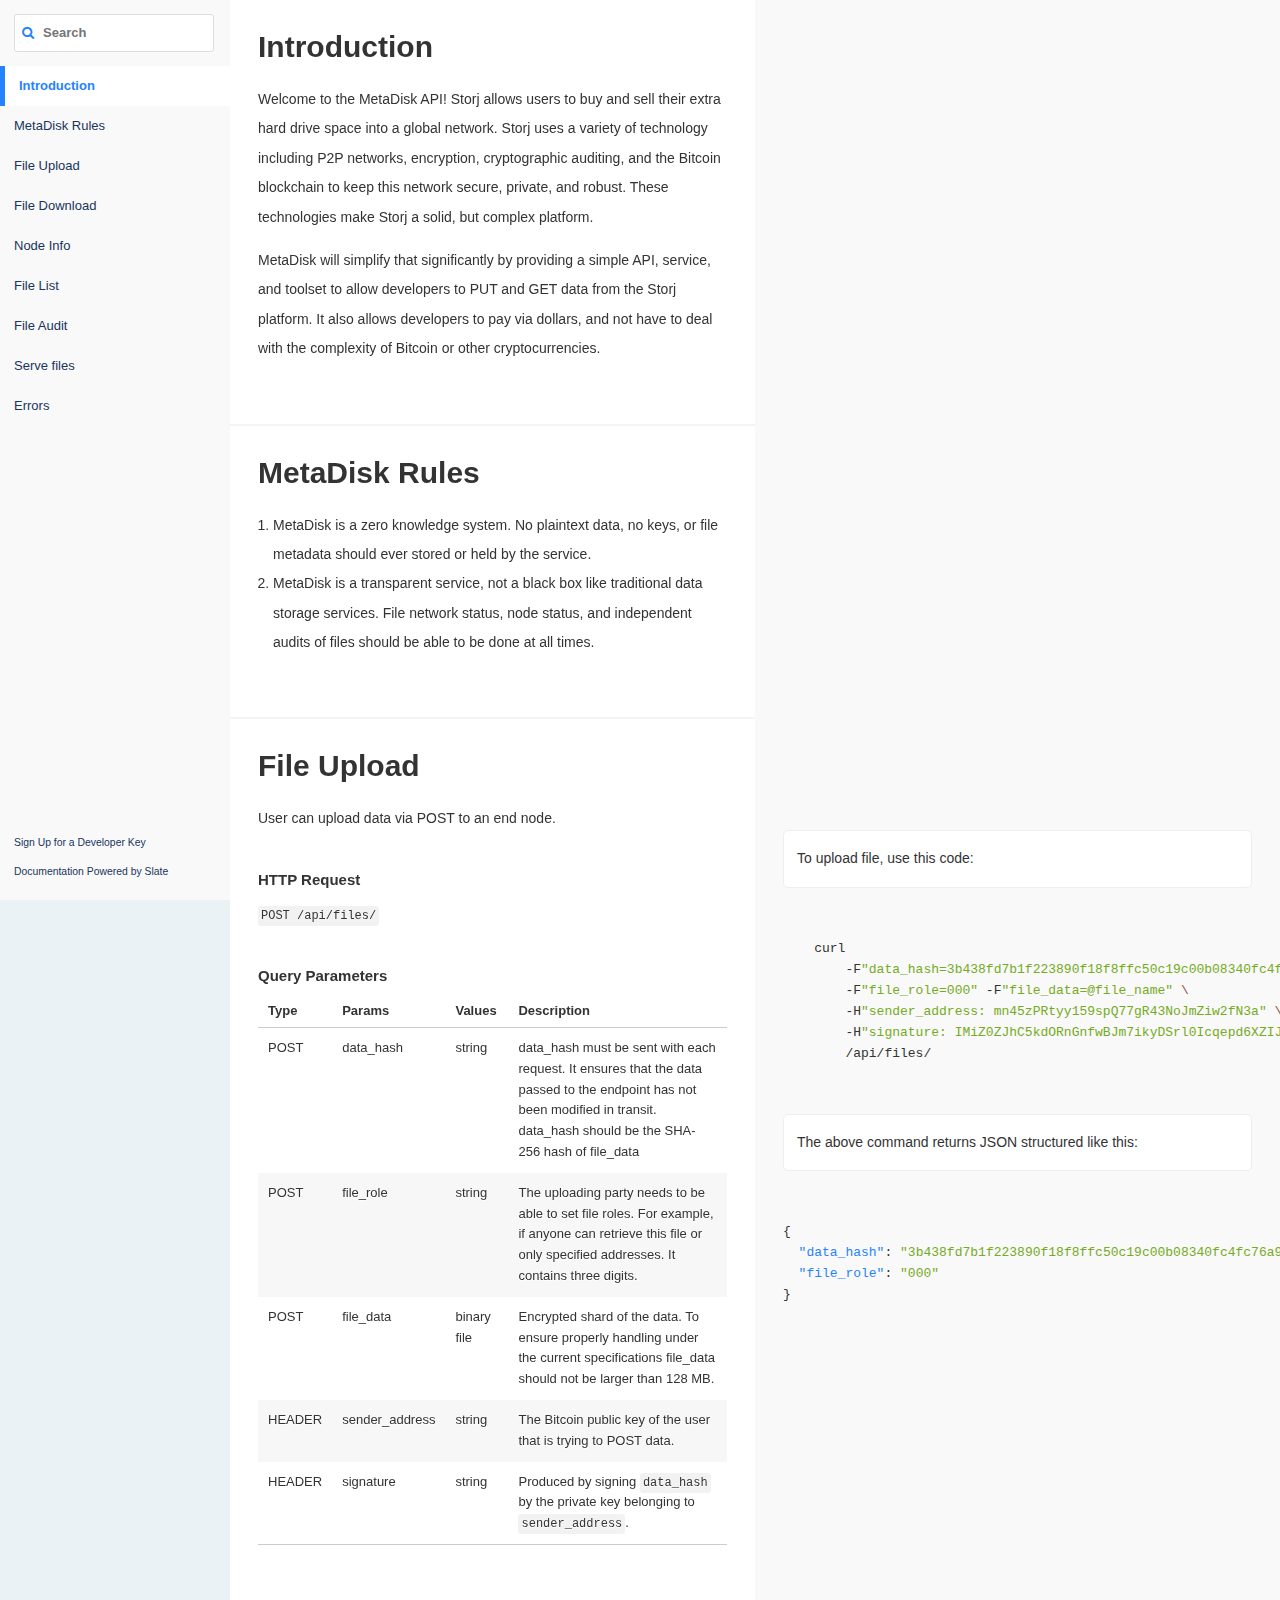
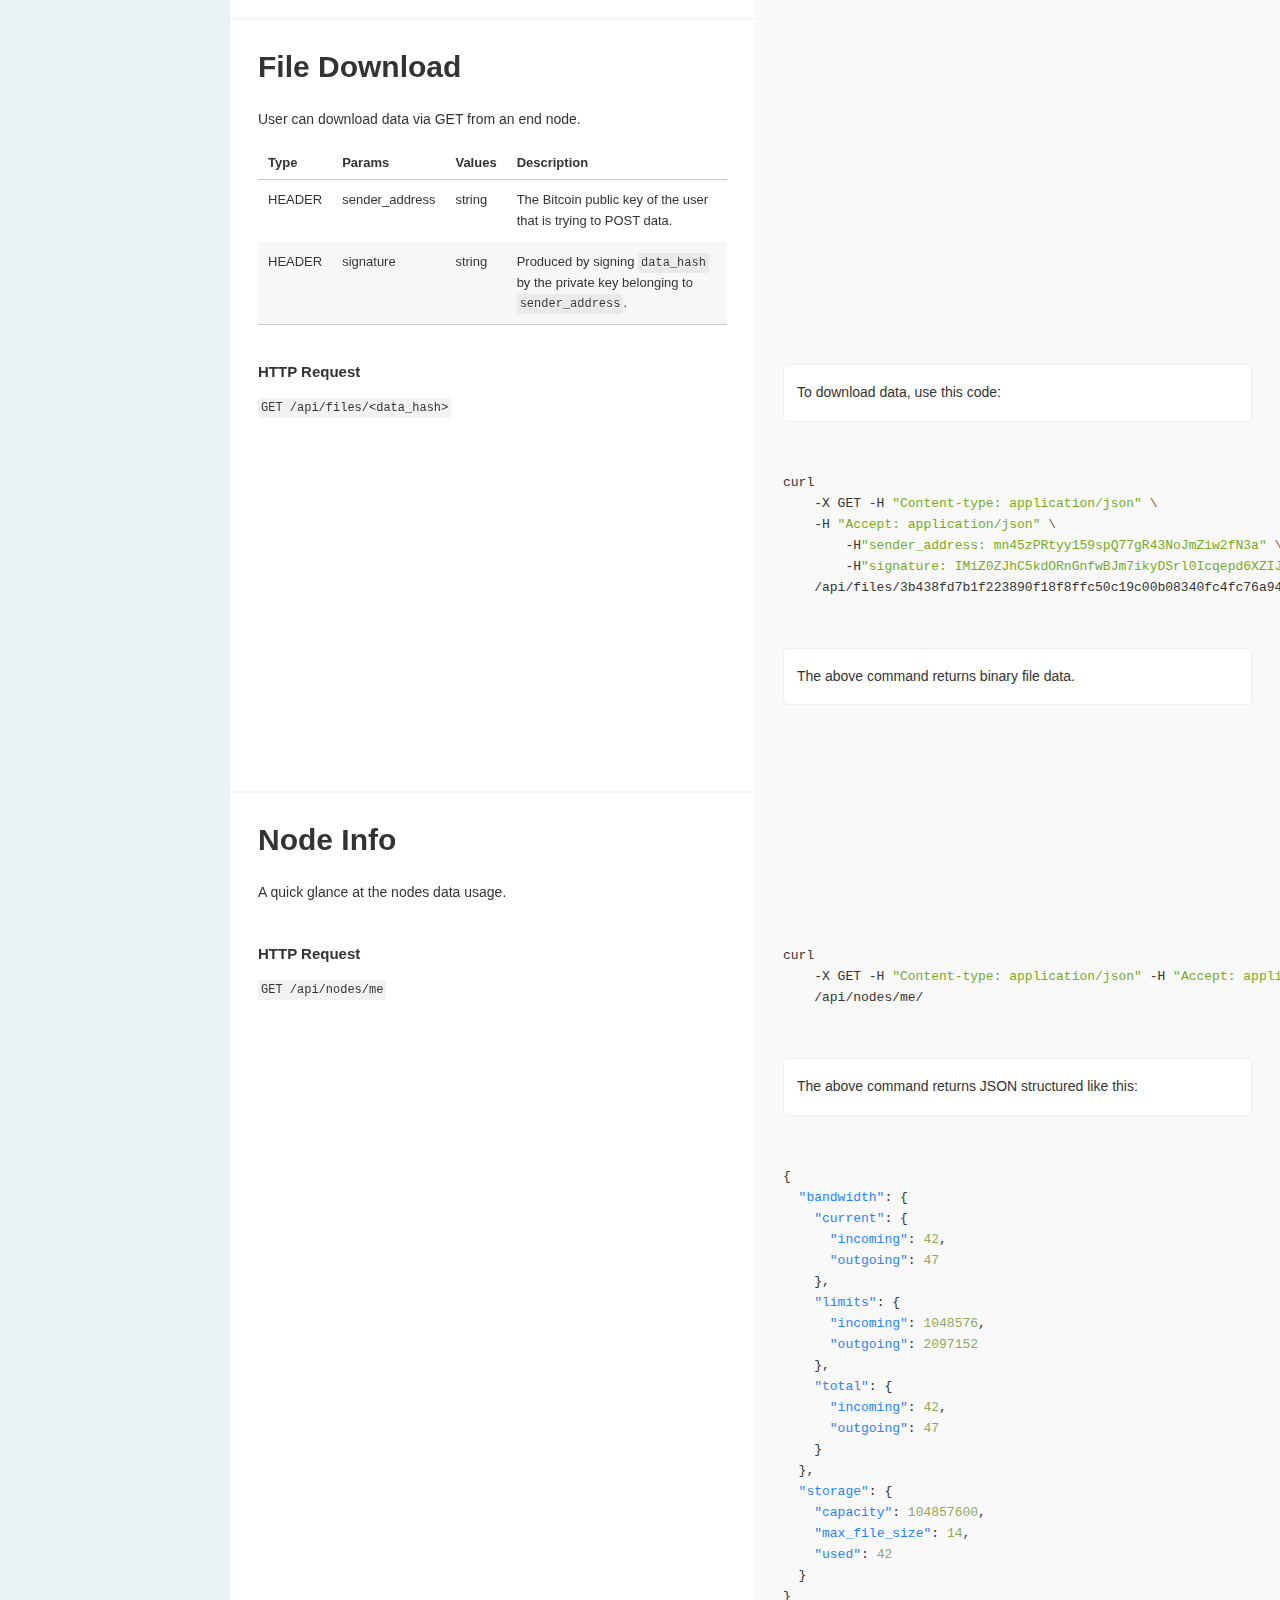
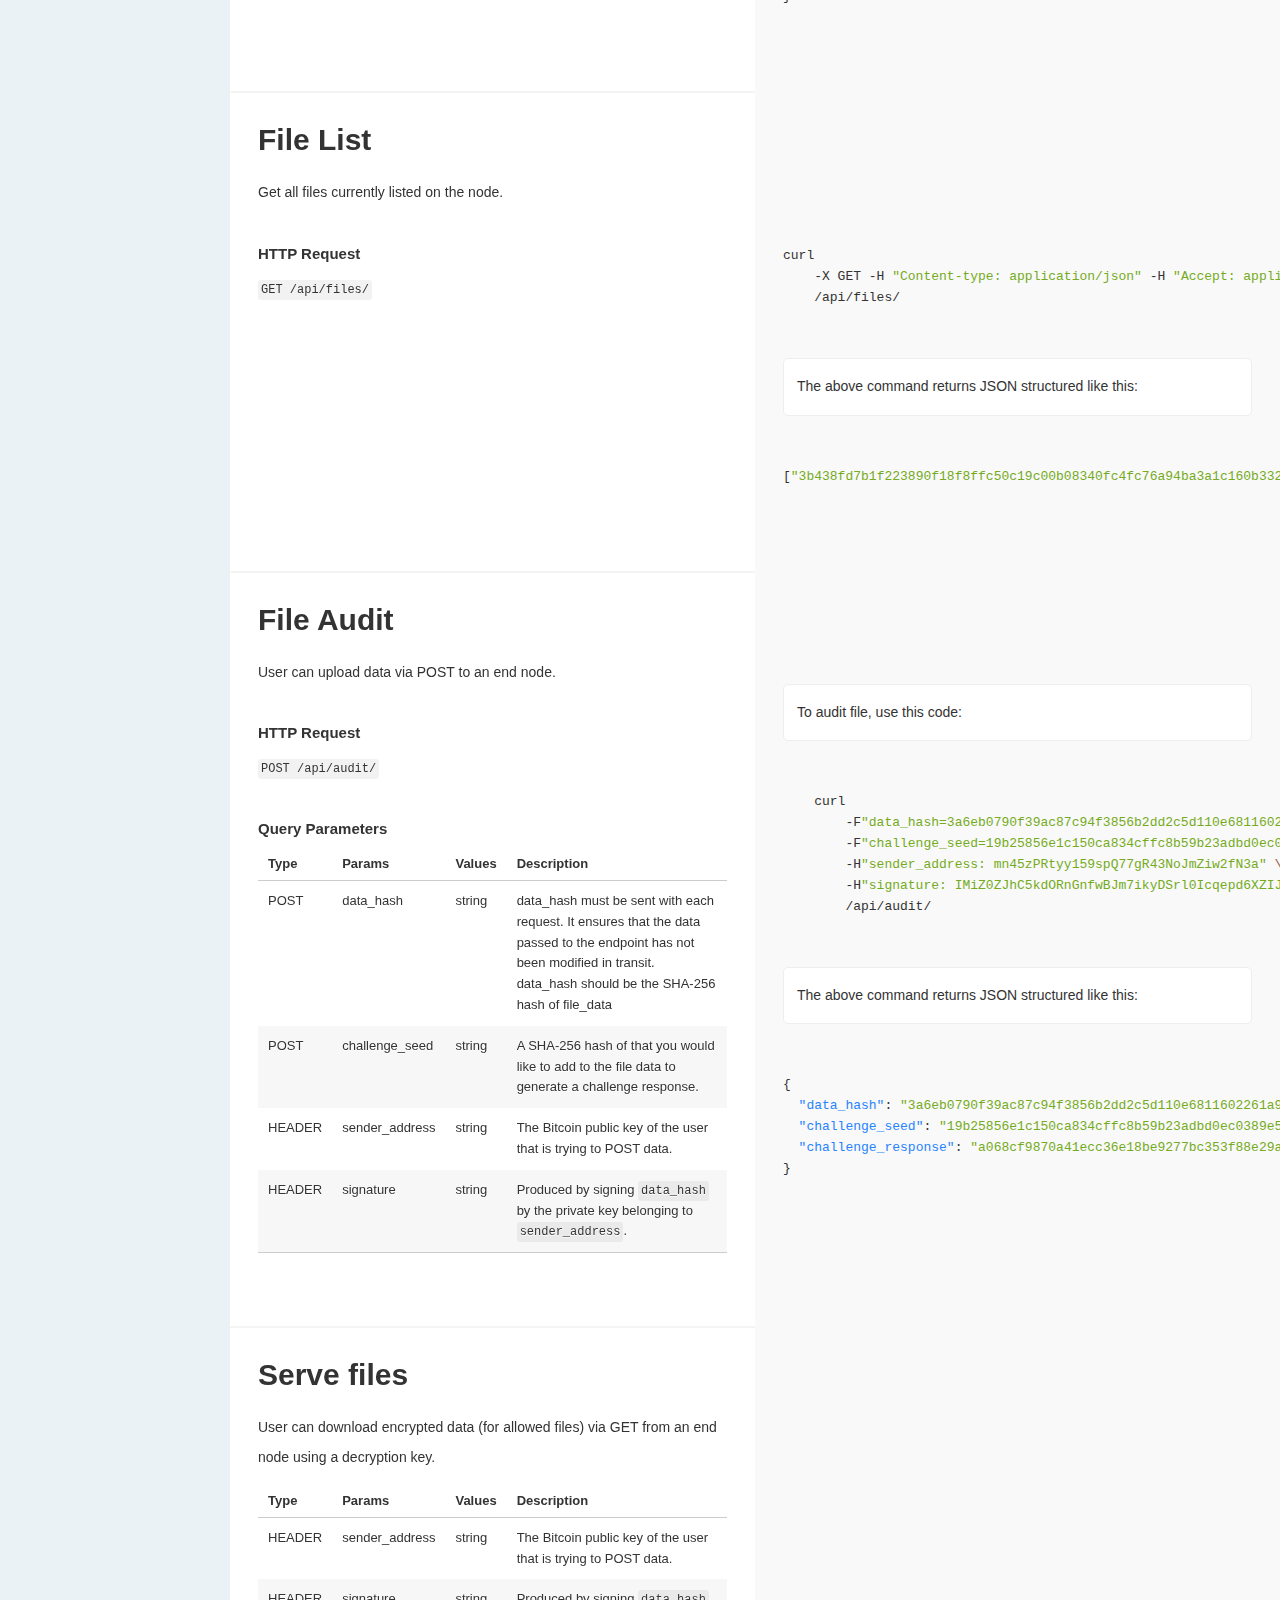
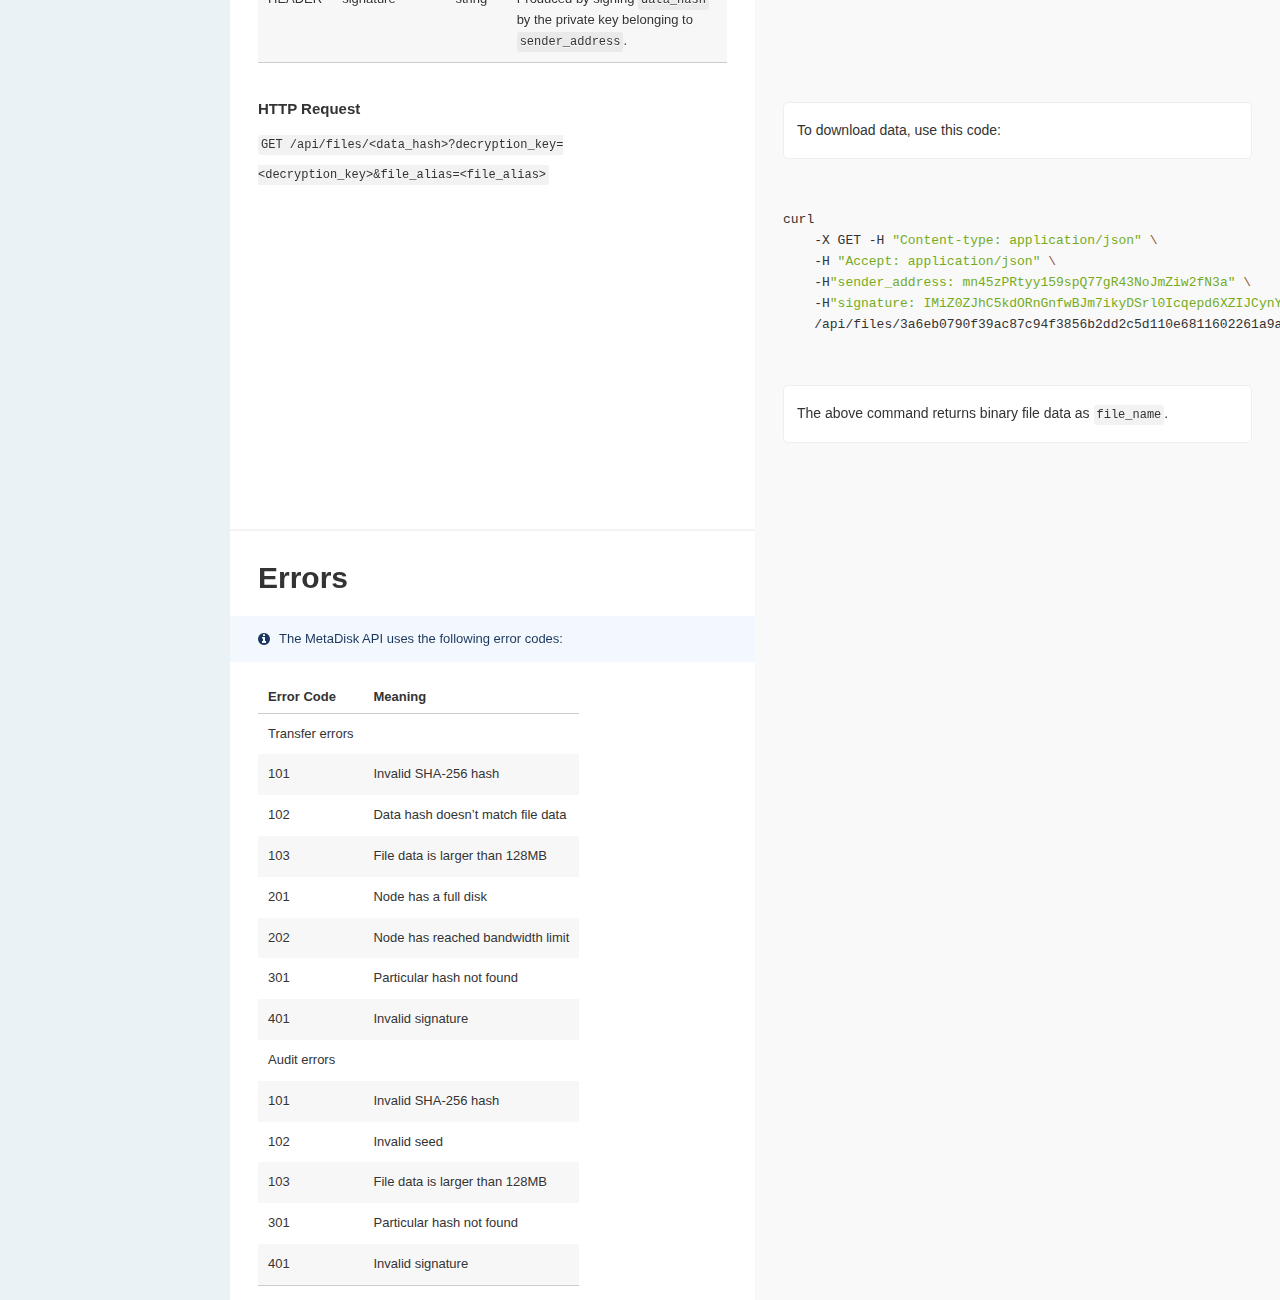
<file: docs.html>
<!doctype html>
<html>
  <head>
    <meta charset="utf-8">
    <meta content="IE=edge,chrome=1" http-equiv="X-UA-Compatible">
    <meta name="viewport" content="width=device-width, initial-scale=1, maximum-scale=1">
    <title>API Reference</title>

    <link href="api/stylesheets/screen.css" rel="stylesheet" type="text/css" media="screen" />
    <link href="api/stylesheets/print.css" rel="stylesheet" type="text/css" media="print" />
    <link href="api/stylesheets/style.css" rel="stylesheet" type="text/css" media="screen" />
    <script src="https://ajax.googleapis.com/ajax/libs/jquery/2.1.3/jquery.min.js"></script>
      <script src="api/javascripts/all.js" type="text/javascript"></script>

  </head>

  <body class="index">
    <a href="#" id="nav-button">
      <span>
        NAV
        <img src="api/images/navbar.png" />
      </span>
    </a>
    <div class="tocify-wrapper">
        <div class="search">
          <input type="text" class="search" id="input-search" placeholder="Search">
        </div>
        <ul class="search-results"></ul>
      <div id="toc">
      </div>
        <ul class="toc-footer">
            <li><a href='#'>Sign Up for a Developer Key</a></li>
            <li><a href='http://github.com/tripit/slate'>Documentation Powered by Slate</a></li>
        </ul>
    </div>
    <div class="page-wrapper">
      <div class="dark-box"></div>
      <div class="content">
        <h1 id="introduction">Introduction</h1>

<p>Welcome to the MetaDisk API! Storj allows users to buy and sell their extra hard drive space into a global network. Storj uses a variety of technology including P2P networks, encryption, cryptographic auditing, and the Bitcoin blockchain to keep this network secure, private, and robust. These technologies make Storj a solid, but complex platform.</p>

<p>MetaDisk will simplify that significantly by providing a simple API, service, and toolset to allow developers to PUT and GET data from the Storj platform. It also allows developers to pay via dollars, and not have to deal with the complexity of Bitcoin or other cryptocurrencies.</p>

<h1 id="metadisk-rules">MetaDisk Rules</h1>

<ol>
<li>MetaDisk is a zero knowledge system. No plaintext data, no keys, or file metadata should ever stored or held by the service.</li>
<li>MetaDisk is a transparent service, not a black box like traditional data storage services. File network status, node status, and independent audits of files should be able to be done at all times.</li>
</ol>

<h1 id="file-upload">File Upload</h1>

<blockquote>
<p>To upload file, use this code:</p>
</blockquote>
<pre class="highlight shell"><code>    curl
        -F<span class="s2">"data_hash=3b438fd7b1f223890f18f8ffc50c19c00b08340fc4fc76a94ba3a1c160b332a0"</span> <span class="se">\</span>
        -F<span class="s2">"file_role=000"</span> -F<span class="s2">"file_data=@file_name"</span> <span class="se">\</span>
        -H<span class="s2">"sender_address: mn45zPRtyy159spQ77gR43NoJmZiw2fN3a"</span> <span class="se">\</span>
        -H<span class="s2">"signature: IMiZ0ZJhC5kdORnGnfwBJm7ikyDSrl0Icqepd6XZIJCynYd5GLITTCbk4vCxuvGgnj4Z24ay6niXmqFxkctqu8U"</span> <span class="se">\</span>
        /api/files/ 
</code></pre>

<blockquote>
<p>The above command returns JSON structured like this:</p>
</blockquote>
<pre class="highlight json"><code><span class="p">{</span><span class="w">
  </span><span class="nt">"data_hash"</span><span class="p">:</span><span class="w"> </span><span class="s2">"3b438fd7b1f223890f18f8ffc50c19c00b08340fc4fc76a94ba3a1c160b332a0"</span><span class="p">,</span><span class="w">
  </span><span class="nt">"file_role"</span><span class="p">:</span><span class="w"> </span><span class="s2">"000"</span><span class="w">
</span><span class="p">}</span><span class="w">
</span></code></pre>

<p>User can upload data via POST to an end node.</p>

<h3 id="http-request">HTTP Request</h3>

<p><code class="prettyprint">POST /api/files/</code></p>

<h3 id="query-parameters">Query Parameters</h3>

<table><thead>
<tr>
<th>Type</th>
<th>Params</th>
<th>Values</th>
<th>Description</th>
</tr>
</thead><tbody>
<tr>
<td>POST</td>
<td>data_hash</td>
<td>string</td>
<td>data_hash must be sent with each request. It ensures that the data passed to the endpoint has not been modified in transit. data_hash should be the SHA-256 hash of file_data</td>
</tr>
<tr>
<td>POST</td>
<td>file_role</td>
<td>string</td>
<td>The uploading party needs to be able to set file roles. For example, if anyone can retrieve this file or only specified addresses. It contains three digits.</td>
</tr>
<tr>
<td>POST</td>
<td>file_data</td>
<td>binary file</td>
<td>Encrypted shard of the data. To ensure properly handling under the current specifications file_data should not be larger than 128 MB.</td>
</tr>
<tr>
<td>HEADER</td>
<td>sender_address</td>
<td>string</td>
<td>The Bitcoin public key of the user that is trying to POST data.</td>
</tr>
<tr>
<td>HEADER</td>
<td>signature</td>
<td>string</td>
<td>Produced by signing <code class="prettyprint">data_hash</code> by the private key belonging to <code class="prettyprint">sender_address</code>.</td>
</tr>
</tbody></table>

<h1 id="file-download">File Download</h1>

<p>User can download data via GET from an end node.</p>

<table><thead>
<tr>
<th>Type</th>
<th>Params</th>
<th>Values</th>
<th>Description</th>
</tr>
</thead><tbody>
<tr>
<td>HEADER</td>
<td>sender_address</td>
<td>string</td>
<td>The Bitcoin public key of the user that is trying to POST data.</td>
</tr>
<tr>
<td>HEADER</td>
<td>signature</td>
<td>string</td>
<td>Produced by signing <code class="prettyprint">data_hash</code> by the private key belonging to <code class="prettyprint">sender_address</code>.</td>
</tr>
</tbody></table>

<blockquote>
<p>To download data, use this code:</p>
</blockquote>
<pre class="highlight shell"><code>curl
    -X GET -H <span class="s2">"Content-type: application/json"</span> <span class="se">\</span>
    -H <span class="s2">"Accept: application/json"</span> <span class="se">\</span>
        -H<span class="s2">"sender_address: mn45zPRtyy159spQ77gR43NoJmZiw2fN3a"</span> <span class="se">\</span>
        -H<span class="s2">"signature: IMiZ0ZJhC5kdORnGnfwBJm7ikyDSrl0Icqepd6XZIJCynYd5GLITTCbk4vCxuvGgnj4Z24ay6niXmqFxkctqu8U"</span> <span class="se">\</span>
    /api/files/3b438fd7b1f223890f18f8ffc50c19c00b08340fc4fc76a94ba3a1c160b332a0
</code></pre>

<blockquote>
<p>The above command returns binary file data.</p>
</blockquote>

<h3 id="http-request">HTTP Request</h3>

<p><code class="prettyprint">GET /api/files/&lt;data_hash&gt;</code></p>

<h1 id="node-info">Node Info</h1>

<p>A quick glance at the nodes data usage.</p>
<pre class="highlight shell"><code>curl
    -X GET -H <span class="s2">"Content-type: application/json"</span> -H <span class="s2">"Accept: application/json"</span> <span class="se">\</span>
    /api/nodes/me/
</code></pre>

<blockquote>
<p>The above command returns JSON structured like this:</p>
</blockquote>
<pre class="highlight json"><code><span class="p">{</span><span class="w">
  </span><span class="nt">"bandwidth"</span><span class="p">:</span><span class="w"> </span><span class="p">{</span><span class="w">
    </span><span class="nt">"current"</span><span class="p">:</span><span class="w"> </span><span class="p">{</span><span class="w">
      </span><span class="nt">"incoming"</span><span class="p">:</span><span class="w"> </span><span class="mi">42</span><span class="p">,</span><span class="w">
      </span><span class="nt">"outgoing"</span><span class="p">:</span><span class="w"> </span><span class="mi">47</span><span class="w">
    </span><span class="p">},</span><span class="w">
    </span><span class="nt">"limits"</span><span class="p">:</span><span class="w"> </span><span class="p">{</span><span class="w">
      </span><span class="nt">"incoming"</span><span class="p">:</span><span class="w"> </span><span class="mi">1048576</span><span class="p">,</span><span class="w">
      </span><span class="nt">"outgoing"</span><span class="p">:</span><span class="w"> </span><span class="mi">2097152</span><span class="w">
    </span><span class="p">},</span><span class="w">
    </span><span class="nt">"total"</span><span class="p">:</span><span class="w"> </span><span class="p">{</span><span class="w">
      </span><span class="nt">"incoming"</span><span class="p">:</span><span class="w"> </span><span class="mi">42</span><span class="p">,</span><span class="w">
      </span><span class="nt">"outgoing"</span><span class="p">:</span><span class="w"> </span><span class="mi">47</span><span class="w">
    </span><span class="p">}</span><span class="w">
  </span><span class="p">},</span><span class="w">
  </span><span class="nt">"storage"</span><span class="p">:</span><span class="w"> </span><span class="p">{</span><span class="w">
    </span><span class="nt">"capacity"</span><span class="p">:</span><span class="w"> </span><span class="mi">104857600</span><span class="p">,</span><span class="w">
    </span><span class="nt">"max_file_size"</span><span class="p">:</span><span class="w"> </span><span class="mi">14</span><span class="p">,</span><span class="w">
    </span><span class="nt">"used"</span><span class="p">:</span><span class="w"> </span><span class="mi">42</span><span class="w">
  </span><span class="p">}</span><span class="w">
</span><span class="p">}</span><span class="w">
</span></code></pre>

<h3 id="http-request">HTTP Request</h3>

<p><code class="prettyprint">GET /api/nodes/me</code></p>

<h1 id="file-list">File List</h1>

<p>Get all files currently listed on the node.</p>
<pre class="highlight shell"><code>curl
    -X GET -H <span class="s2">"Content-type: application/json"</span> -H <span class="s2">"Accept: application/json"</span> <span class="se">\</span>
    /api/files/
</code></pre>

<blockquote>
<p>The above command returns JSON structured like this:</p>
</blockquote>
<pre class="highlight json"><code><span class="p">[</span><span class="s2">"3b438fd7b1f223890f18f8ffc50c19c00b08340fc4fc76a94ba3a1c160b332a0"</span><span class="p">]</span><span class="w">
</span></code></pre>

<h3 id="http-request">HTTP Request</h3>

<p><code class="prettyprint">GET /api/files/</code></p>

<h1 id="file-audit">File Audit</h1>

<blockquote>
<p>To audit file, use this code:</p>
</blockquote>
<pre class="highlight shell"><code>    curl
        -F<span class="s2">"data_hash=3a6eb0790f39ac87c94f3856b2dd2c5d110e6811602261a9a923d3bb23adc8b7"</span> <span class="se">\</span>
        -F<span class="s2">"challenge_seed=19b25856e1c150ca834cffc8b59b23adbd0ec0389e58eb22b3b64768098d002b"</span><span class="se">\</span>
        -H<span class="s2">"sender_address: mn45zPRtyy159spQ77gR43NoJmZiw2fN3a"</span> <span class="se">\</span>
        -H<span class="s2">"signature: IMiZ0ZJhC5kdORnGnfwBJm7ikyDSrl0Icqepd6XZIJCynYd5GLITTCbk4vCxuvGgnj4Z24ay6niXmqFxkctqu8U"</span> <span class="se">\</span>
        /api/audit/ 
</code></pre>

<blockquote>
<p>The above command returns JSON structured like this:</p>
</blockquote>
<pre class="highlight json"><code><span class="p">{</span><span class="w">
  </span><span class="nt">"data_hash"</span><span class="p">:</span><span class="w"> </span><span class="s2">"3a6eb0790f39ac87c94f3856b2dd2c5d110e6811602261a9a923d3bb23adc8b7"</span><span class="p">,</span><span class="w">
  </span><span class="nt">"challenge_seed"</span><span class="p">:</span><span class="w"> </span><span class="s2">"19b25856e1c150ca834cffc8b59b23adbd0ec0389e58eb22b3b64768098d002b"</span><span class="p">,</span><span class="w">
  </span><span class="nt">"challenge_response"</span><span class="p">:</span><span class="w"> </span><span class="s2">"a068cf9870a41ecc36e18be9277bc353f88e29ad8a1b2a778581b37453de7692"</span><span class="w">
</span><span class="p">}</span><span class="w">
</span></code></pre>

<p>User can upload data via POST to an end node.</p>

<h3 id="http-request">HTTP Request</h3>

<p><code class="prettyprint">POST /api/audit/</code></p>

<h3 id="query-parameters">Query Parameters</h3>

<table><thead>
<tr>
<th>Type</th>
<th>Params</th>
<th>Values</th>
<th>Description</th>
</tr>
</thead><tbody>
<tr>
<td>POST</td>
<td>data_hash</td>
<td>string</td>
<td>data_hash must be sent with each request. It ensures that the data passed to the endpoint has not been modified in transit. data_hash should be the SHA-256 hash of file_data</td>
</tr>
<tr>
<td>POST</td>
<td>challenge_seed</td>
<td>string</td>
<td>A SHA-256 hash of that you would like to add to the file data to generate a challenge response.</td>
</tr>
<tr>
<td>HEADER</td>
<td>sender_address</td>
<td>string</td>
<td>The Bitcoin public key of the user that is trying to POST data.</td>
</tr>
<tr>
<td>HEADER</td>
<td>signature</td>
<td>string</td>
<td>Produced by signing <code class="prettyprint">data_hash</code> by the private key belonging to <code class="prettyprint">sender_address</code>.</td>
</tr>
</tbody></table>

<h1 id="serve-files">Serve files</h1>

<p>User can download encrypted data (for allowed files) via GET from an end node using a decryption key.</p>

<table><thead>
<tr>
<th>Type</th>
<th>Params</th>
<th>Values</th>
<th>Description</th>
</tr>
</thead><tbody>
<tr>
<td>HEADER</td>
<td>sender_address</td>
<td>string</td>
<td>The Bitcoin public key of the user that is trying to POST data.</td>
</tr>
<tr>
<td>HEADER</td>
<td>signature</td>
<td>string</td>
<td>Produced by signing <code class="prettyprint">data_hash</code> by the private key belonging to <code class="prettyprint">sender_address</code>.</td>
</tr>
</tbody></table>

<blockquote>
<p>To download data, use this code:</p>
</blockquote>
<pre class="highlight shell"><code>curl
    -X GET -H <span class="s2">"Content-type: application/json"</span> <span class="se">\</span>
    -H <span class="s2">"Accept: application/json"</span> <span class="se">\</span>
    -H<span class="s2">"sender_address: mn45zPRtyy159spQ77gR43NoJmZiw2fN3a"</span> <span class="se">\</span>
    -H<span class="s2">"signature: IMiZ0ZJhC5kdORnGnfwBJm7ikyDSrl0Icqepd6XZIJCynYd5GLITTCbk4vCxuvGgnj4Z24ay6niXmqFxkctqu8U"</span> <span class="se">\</span>
    /api/files/3a6eb0790f39ac87c94f3856b2dd2c5d110e6811602261a9a923d3bb23adc8b7?decryption_key<span class="o">=</span>%A3%B4e%EA%82%00%22%3A%C3%86%C0hn1%B3%F7%F7%F8%8EL7S%F3D%28%7C%85%95%CE%9D%D5B&amp;file_alias<span class="o">=</span>data.txt
</code></pre>

<blockquote>
<p>The above command returns binary file data as <code class="prettyprint">file_name</code>.</p>
</blockquote>

<h3 id="http-request">HTTP Request</h3>

<p><code class="prettyprint">GET /api/files/&lt;data_hash&gt;?decryption_key=&lt;decryption_key&gt;&amp;file_alias=&lt;file_alias&gt;</code></p>

          <h1 id="errors">Errors</h1>

<aside class="notice">The MetaDisk API uses the following error codes:</aside>

<table><thead>
<tr>
<th>Error Code</th>
<th>Meaning</th>
</tr>
</thead><tbody>
<tr>
<td>Transfer errors</td>
<td></td>
</tr>
<tr>
<td>101</td>
<td>Invalid SHA-256 hash</td>
</tr>
<tr>
<td>102</td>
<td>Data hash doesn&rsquo;t match file data</td>
</tr>
<tr>
<td>103</td>
<td>File data is larger than 128MB</td>
</tr>
<tr>
<td>201</td>
<td>Node has a full disk</td>
</tr>
<tr>
<td>202</td>
<td>Node has reached bandwidth limit</td>
</tr>
<tr>
<td>301</td>
<td>Particular hash not found</td>
</tr>
<tr>
<td>401</td>
<td>Invalid signature</td>
</tr>
<tr>
<td>Audit errors</td>
<td></td>
</tr>
<tr>
<td>101</td>
<td>Invalid SHA-256 hash</td>
</tr>
<tr>
<td>102</td>
<td>Invalid seed</td>
</tr>
<tr>
<td>103</td>
<td>File data is larger than 128MB</td>
</tr>
<tr>
<td>301</td>
<td>Particular hash not found</td>
</tr>
<tr>
<td>401</td>
<td>Invalid signature</td>
</tr>
</tbody></table>

      </div>
      <div class="dark-box">
      </div>
    </div>
  </body>
</html>
</file>
<file: api/stylesheets/style.css>
html, body {
    text-shadow: none;
}

.tocify-wrapper {
    background: #f9f9f9;
}

.tocify-wrapper>img {
    display: none;
}

.tocify-wrapper li {
    color: #18355C;
    font-weight: 400;
    text-shadow: none;
}

.tocify-wrapper .tocify-item>a, .tocify-wrapper .toc-footer li {
    padding: 6px 14px;
}

li.tocify-item.tocify-focus {
    background-color: #2683ff;
    box-shadow: none;
    background: #fff;
    color: #2683ff;
    border-left: 5px solid #2683ff;
    font-weight: bold;
}

.tocify-wrapper>.search input {
    background: #fff;
    border-radius: 3px;
    border: 1px solid #ddd;
    margin: 14px;
    line-height: 24px;
    color: #333;
    padding-left: 28px;
}

.tocify-wrapper>.search:before {
    position: absolute;
    top: 26px;
    left: 22px;
    color: #2683ff;
}

.tocify-wrapper .search-results.visible {
    background: #f7f7f7;
    border-bottom: 1px solid #eee;
    border-top: 1px solid #eee;
}

.tocify-wrapper .search-results li {
    color: #333;
}

.tocify-wrapper .search-results a {
    color: #18355C;
}

ul.search-results {
    background: #fff;
}

.tocify-wrapper .search-results {
    background: #f9f9f9;
}

.tocify-wrapper .toc-footer li, .tocify-wrapper .toc-footer a {
    color: #18355C;
}

.content p, .content li, .content dt, .content dd {
    line-height: 2.1;
    font-size: 14px;
    text-shadow: none;
    color: #333;
}

.page-wrapper {
    background: #fff;
}

.page-wrapper .dark-box {
    background: #f9f9f9;
}

.content pre, .content blockquote {
    background-color: #f9f9f9;
    color: #333;
}

.highlight, .highlight .w {
    background-color: #f9f9f9;
}

.content blockquote>p {
    background-color: #fff;
    border: 1px solid #eee;
    color: #333;
}

.content aside {
    background: #F3F8FF;
    text-shadow: none;
    color: #1B375E;
}

.tocify-wrapper li:hover {
    color: #2683ff;
}

.tocify-wrapper .search-results a:hover {
    color: #2683ff;
}

.tocify-wrapper .toc-footer {
    padding: 1em 0;
    margin-top: 1em;
    position: absolute;
    bottom: 0;
    border: 0;
}

.content h1 {
    background: #FFFFFF;
    border-bottom: 0;
    padding-bottom: 0;
    padding-top: 1em;
    border-top: 2px solid #f4f4f2;
    color: #333;
    text-shadow: none;
}

.content pre, .content blockquote {
    text-shadow: none;
}

.content table tr:nth-child(odd)>td {
    background: #fff;
}

.content table tr:nth-child(even)>td {
    background: #f7f7f7;
}

.highlight .s, .highlight .sb, .highlight .sc, .highlight .sd, .highlight .s2, .highlight .sh, .highlight .sx, .highlight .s1 {
    color: #75AB1C;
}

.content pre>code {
    font-size: 13px;
    line-height: 21px;
}

.highlight .p, .highlight .pi {
    color: #333;
}

.highlight .nt {
    color: #2683ff;
}
</file>
<file: api/stylesheets/screen.css>
/*! normalize.css v3.0.2 | MIT License | git.io/normalize */html{font-family:sans-serif;-ms-text-size-adjust:100%;-webkit-text-size-adjust:100%}body{margin:0}article,aside,details,figcaption,figure,footer,header,hgroup,main,menu,nav,section,summary{display:block}audio,canvas,progress,video{display:inline-block;vertical-align:baseline}audio:not([controls]){display:none;height:0}[hidden],template{display:none}a{background-color:transparent}a:active,a:hover{outline:0}abbr[title]{border-bottom:1px dotted}b,strong{font-weight:bold}dfn{font-style:italic}h1{font-size:2em;margin:0.67em 0}mark{background:#ff0;color:#000}small{font-size:80%}sub,sup{font-size:75%;line-height:0;position:relative;vertical-align:baseline}sup{top:-0.5em}sub{bottom:-0.25em}img{border:0}svg:not(:root){overflow:hidden}figure{margin:1em 40px}hr{box-sizing:content-box;height:0}pre{overflow:auto}code,kbd,pre,samp{font-family:monospace, monospace;font-size:1em}button,input,optgroup,select,textarea{color:inherit;font:inherit;margin:0}button{overflow:visible}button,select{text-transform:none}button,html input[type="button"],input[type="reset"],input[type="submit"]{-webkit-appearance:button;cursor:pointer}button[disabled],html input[disabled]{cursor:default}button::-moz-focus-inner,input::-moz-focus-inner{border:0;padding:0}input{line-height:normal}input[type="checkbox"],input[type="radio"]{box-sizing:border-box;padding:0}input[type="number"]::-webkit-inner-spin-button,input[type="number"]::-webkit-outer-spin-button{height:auto}input[type="search"]{-webkit-appearance:textfield;box-sizing:content-box}input[type="search"]::-webkit-search-cancel-button,input[type="search"]::-webkit-search-decoration{-webkit-appearance:none}fieldset{border:1px solid #c0c0c0;margin:0 2px;padding:0.35em 0.625em 0.75em}legend{border:0;padding:0}textarea{overflow:auto}optgroup{font-weight:bold}table{border-collapse:collapse;border-spacing:0}td,th{padding:0}.content h1,.content h2,.content h3,.content h4,.content h5,.content h6,html,body{font-family:"Helvetica Neue", Helvetica, Arial, "Microsoft Yahei","微软雅黑", STXihei, "华文细黑", sans-serif;font-size:13px}.content h1,.content h2,.content h3,.content h4,.content h5,.content h6{font-weight:bold}.content code,.content pre{font-family:Consolas, Menlo, Monaco, "Lucida Console", "Liberation Mono", "DejaVu Sans Mono", "Bitstream Vera Sans Mono", "Courier New", monospace, serif;font-size:12px;line-height:1.5}.content code{word-break:break-all;word-break:break-word;-webkit-hyphens:auto;-moz-hyphens:auto;-ms-hyphens:auto;hyphens:auto}.highlight table td{padding:5px}.highlight table pre{margin:0}.highlight,.highlight .w{color:#f8f8f2;background-color:#272822}.highlight .err{color:#151515;background-color:#ac4142}.highlight .c,.highlight .cd,.highlight .cm,.highlight .c1,.highlight .cs{color:#505050}.highlight .cp{color:#f4bf75}.highlight .nt{color:#f4bf75}.highlight .o,.highlight .ow{color:#d0d0d0}.highlight .p,.highlight .pi{color:#d0d0d0}.highlight .gi{color:#90a959}.highlight .gd{color:#ac4142}.highlight .gh{color:#6a9fb5;background-color:#151515;font-weight:bold}.highlight .k,.highlight .kn,.highlight .kp,.highlight .kr,.highlight .kv{color:#aa759f}.highlight .kc{color:#d28445}.highlight .kt{color:#d28445}.highlight .kd{color:#d28445}.highlight .s,.highlight .sb,.highlight .sc,.highlight .sd,.highlight .s2,.highlight .sh,.highlight .sx,.highlight .s1{color:#90a959}.highlight .sr{color:#75b5aa}.highlight .si{color:#8f5536}.highlight .se{color:#8f5536}.highlight .nn{color:#f4bf75}.highlight .nc{color:#f4bf75}.highlight .no{color:#f4bf75}.highlight .na{color:#6a9fb5}.highlight .m,.highlight .mf,.highlight .mh,.highlight .mi,.highlight .il,.highlight .mo,.highlight .mb,.highlight .mx{color:#90a959}.highlight .ss{color:#90a959}.highlight .c,.highlight .cm,.highlight .c1,.highlight .cs{color:#909090}.highlight,.highlight .w{background-color:#292929}@font-face{font-family:'slate';src:url("../fonts/slate.eot?-syv14m");src:url("../fonts/slate.eot?#iefix-syv14m") format("embedded-opentype"),url("../fonts/slate.woff2?-syv14m") format("woff2"),url("../fonts/slate.woff?-syv14m") format("woff"),url("../fonts/slate.ttf?-syv14m") format("truetype"),url("../fonts/slate.svg?-syv14m#slate") format("svg");font-weight:normal;font-style:normal}.content aside.warning:before,.content aside.notice:before,.content aside.success:before,.tocify-wrapper>.search:before{font-family:'slate';speak:none;font-style:normal;font-weight:normal;font-variant:normal;text-transform:none;line-height:1}.content aside.warning:before{content:"\e600"}.content aside.notice:before{content:"\e602"}.content aside.success:before{content:"\e606"}.tocify-wrapper>.search:before{content:"\e607"}html,body{color:#333;padding:0;margin:0;-webkit-font-smoothing:antialiased;-moz-osx-font-smoothing:grayscale;background-color:#eaf2f6;height:100%;-webkit-text-size-adjust:none}#toc>ul>li>a>span{float:right;background-color:#2484FF;border-radius:40px;width:20px}.tocify-wrapper{transition:left 0.3s ease-in-out;overflow-y:auto;overflow-x:hidden;position:fixed;z-index:30;top:0;left:0;bottom:0;width:230px;background-color:#393939;font-size:13px;font-weight:bold}.tocify-wrapper .lang-selector{display:none}.tocify-wrapper .lang-selector a{padding-top:0.5em;padding-bottom:0.5em}.tocify-wrapper>img{display:block}.tocify-wrapper>.search{position:relative}.tocify-wrapper>.search input{background:#393939;border-width:0 0 1px 0;border-color:#666;padding:6px 0 6px 20px;box-sizing:border-box;margin:10px 15px;width:200px;outline:none;color:#fff;border-radius:0}.tocify-wrapper>.search:before{position:absolute;top:17px;left:15px;color:#fff}.tocify-wrapper img+.tocify{margin-top:20px}.tocify-wrapper .search-results{margin-top:0;box-sizing:border-box;height:0;overflow-y:auto;overflow-x:hidden;transition-property:height, margin;transition-duration:180ms;transition-timing-function:ease-in-out;background:linear-gradient(to bottom, rgba(0,0,0,0.2), transparent 8px),linear-gradient(to top, rgba(0,0,0,0.2), transparent 8px),linear-gradient(to bottom, #000, transparent 1.5px),linear-gradient(to top, #939393, rgba(147,147,147,0) 1.5px),#262626}.tocify-wrapper .search-results.visible{height:30%;margin-bottom:1em}.tocify-wrapper .search-results li{margin:1em 15px;line-height:1}.tocify-wrapper .search-results a{color:#fff;text-decoration:none}.tocify-wrapper .search-results a:hover{text-decoration:underline}.tocify-wrapper .tocify-item>a,.tocify-wrapper .toc-footer li{padding:0 15px 0 15px;display:block;overflow-x:hidden;white-space:nowrap;text-overflow:ellipsis}.tocify-wrapper ul,.tocify-wrapper li{list-style:none;margin:0;padding:0;line-height:28px}.tocify-wrapper li{color:#fff;transition-property:background;transition-timing-function:linear;transition-duration:230ms}.tocify-wrapper .tocify-focus{box-shadow:0px 1px 0px #000;background-color:#2467af;color:#fff}.tocify-wrapper .tocify-subheader{display:none;background-color:#262626;font-weight:500;background:linear-gradient(to bottom, rgba(0,0,0,0.2), transparent 8px),linear-gradient(to top, rgba(0,0,0,0.2), transparent 8px),linear-gradient(to bottom, #000, transparent 1.5px),linear-gradient(to top, #939393, rgba(147,147,147,0) 1.5px),#262626}.tocify-wrapper .tocify-subheader .tocify-item>a{padding-left:25px;font-size:12px}.tocify-wrapper .tocify-subheader>li:last-child{box-shadow:none}.tocify-wrapper .toc-footer{padding:1em 0;margin-top:1em;border-top:1px dashed #666}.tocify-wrapper .toc-footer li,.tocify-wrapper .toc-footer a{color:#fff;text-decoration:none}.tocify-wrapper .toc-footer a:hover{text-decoration:underline}.tocify-wrapper .toc-footer li{font-size:0.8em;line-height:1.7;text-decoration:none}#nav-button{padding:0 1.5em 5em 0;display:none;position:fixed;top:0;left:0;z-index:100;color:#000;text-decoration:none;font-weight:bold;opacity:0.7;line-height:16px;transition:left 0.3s ease-in-out}#nav-button span{display:block;padding:6px 6px 6px;background-color:rgba(234,242,246,0.7);-webkit-transform-origin:0 0;transform-origin:0 0;-webkit-transform:rotate(-90deg) translate(-100%, 0);transform:rotate(-90deg) translate(-100%, 0);border-radius:0 0 0 5px}#nav-button img{height:16px;vertical-align:bottom}#nav-button:hover{opacity:1}#nav-button.open{left:230px}.page-wrapper{margin-left:230px;position:relative;z-index:10;background-color:#eaf2f6;min-height:100%;padding-bottom:1px}.page-wrapper .dark-box{width:50%;background-color:#393939;position:absolute;right:0;top:0;bottom:0}.page-wrapper .lang-selector{position:fixed;z-index:50;border-bottom:5px solid #393939}.lang-selector{background-color:#222;width:100%;font-weight:bold}.lang-selector a{display:block;float:left;color:#fff;text-decoration:none;padding:0 10px;line-height:30px;outline:0}.lang-selector a:active,.lang-selector a:focus{background-color:#111;color:#fff}.lang-selector a.active{background-color:#393939;color:#fff}.lang-selector:after{content:'';clear:both;display:block}.content{position:relative;z-index:30}.content:after{content:'';display:block;clear:both}.content>h1,.content>h2,.content>h3,.content>h4,.content>h5,.content>h6,.content>p,.content>table,.content>ul,.content>ol,.content>aside,.content>dl{margin-right:50%;padding:0 28px;box-sizing:border-box;display:block;text-shadow:0px 1px 0px #fff}.content>ul,.content>ol{padding-left:43px}.content>h1,.content>h2,.content>div{clear:both}.content h1{font-size:30px;padding-top:0.5em;padding-bottom:0.5em;border-bottom:1px solid #ccc;margin-bottom:21px;margin-top:2em;border-top:1px solid #ddd;background-image:linear-gradient(to bottom, #fff, #f9f9f9)}.content h1:first-child,.content div:first-child+h1{border-top-width:0;margin-top:0}.content h2{font-size:20px;margin-top:4em;margin-bottom:0;border-top:1px solid #ccc;padding-top:1.2em;padding-bottom:1.2em;background-image:linear-gradient(to bottom, rgba(255,255,255,0.4), rgba(255,255,255,0))}.content h1+h2,.content h1+div+h2{margin-top:-21px;border-top:none}.content h3,.content h4,.content h5,.content h6{font-size:15px;margin-top:2.5em;margin-bottom:0.8em}.content h4,.content h5,.content h6{font-size:10px}.content hr{margin:2em 0;border-top:2px solid #393939;border-bottom:2px solid #eaf2f6}.content table{margin-bottom:1em;overflow:auto}.content table th,.content table td{text-align:left;vertical-align:top;line-height:1.6}.content table th{padding:5px 10px;border-bottom:1px solid #ccc;vertical-align:bottom}.content table td{padding:10px}.content table tr:last-child{border-bottom:1px solid #ccc}.content table tr:nth-child(odd)>td{background-color:#f9fbfc}.content table tr:nth-child(even)>td{background-color:#f3f7fa}.content dt{font-weight:bold}.content dd{margin-left:15px}.content p,.content li,.content dt,.content dd{line-height:1.6;margin-top:0}.content img{max-width:100%}.content code{background-color:rgba(0,0,0,0.05);padding:3px;border-radius:3px}.content pre>code{background-color:transparent;padding:0}.content aside{padding-top:1em;padding-bottom:1em;text-shadow:0 1px 0 #c6dde9;margin-top:1.5em;margin-bottom:1.5em;background:#8fbcd4;line-height:1.6}.content aside.warning{background-color:#c97a7e;text-shadow:0 1px 0 #dfb0b3}.content aside.success{background-color:#6ac174;text-shadow:0 1px 0 #a0d7a6}.content aside:before{vertical-align:middle;padding-right:0.5em;font-size:14px}.content .search-highlight{padding:2px;margin:-2px;border-radius:4px;border:1px solid #F7E633;text-shadow:1px 1px 0 #666;background:linear-gradient(to top left, #f7e633 0%, #f1d32f 100%)}.content pre,.content blockquote{background-color:#292929;color:#fff;padding:2em 28px;margin:0;width:50%;float:right;clear:right;box-sizing:border-box;text-shadow:0px 1px 2px rgba(0,0,0,0.4)}.content pre>p,.content blockquote>p{margin:0}.content pre a,.content blockquote a{color:#fff;text-decoration:none;border-bottom:dashed 1px #ccc}.content blockquote>p{background-color:#1c1c1c;border-radius:5px;padding:13px;color:#ccc;border-top:1px solid #000;border-bottom:1px solid #404040}@media (max-width: 930px){.tocify-wrapper{left:-230px}.tocify-wrapper.open{left:0}.page-wrapper{margin-left:0}#nav-button{display:block}.tocify-wrapper .tocify-item>a{padding-top:0.3em;padding-bottom:0.3em}}@media (max-width: 700px){.dark-box{display:none}.content>h1,.content>h2,.content>h3,.content>h4,.content>h5,.content>h6,.content>p,.content>table,.content>ul,.content>ol,.content>aside,.content>dl{margin-right:0}.tocify-wrapper .lang-selector{display:block}.page-wrapper .lang-selector{display:none}.content pre,.content blockquote{width:auto;float:none}.content>pre+h1,.content>blockquote+h1,.content>pre+h2,.content>blockquote+h2,.content>pre+h3,.content>blockquote+h3,.content>pre+h4,.content>blockquote+h4,.content>pre+h5,.content>blockquote+h5,.content>pre+h6,.content>blockquote+h6,.content>pre+p,.content>blockquote+p,.content>pre+table,.content>blockquote+table,.content>pre+ul,.content>blockquote+ul,.content>pre+ol,.content>blockquote+ol,.content>pre+aside,.content>blockquote+aside,.content>pre+dl,.content>blockquote+dl{margin-top:28px}}
</file>
<file: api/stylesheets/print.css>
/*! normalize.css v3.0.2 | MIT License | git.io/normalize */html{font-family:sans-serif;-ms-text-size-adjust:100%;-webkit-text-size-adjust:100%}body{margin:0}article,aside,details,figcaption,figure,footer,header,hgroup,main,menu,nav,section,summary{display:block}audio,canvas,progress,video{display:inline-block;vertical-align:baseline}audio:not([controls]){display:none;height:0}[hidden],template{display:none}a{background-color:transparent}a:active,a:hover{outline:0}abbr[title]{border-bottom:1px dotted}b,strong{font-weight:bold}dfn{font-style:italic}h1{font-size:2em;margin:0.67em 0}mark{background:#ff0;color:#000}small{font-size:80%}sub,sup{font-size:75%;line-height:0;position:relative;vertical-align:baseline}sup{top:-0.5em}sub{bottom:-0.25em}img{border:0}svg:not(:root){overflow:hidden}figure{margin:1em 40px}hr{box-sizing:content-box;height:0}pre{overflow:auto}code,kbd,pre,samp{font-family:monospace, monospace;font-size:1em}button,input,optgroup,select,textarea{color:inherit;font:inherit;margin:0}button{overflow:visible}button,select{text-transform:none}button,html input[type="button"],input[type="reset"],input[type="submit"]{-webkit-appearance:button;cursor:pointer}button[disabled],html input[disabled]{cursor:default}button::-moz-focus-inner,input::-moz-focus-inner{border:0;padding:0}input{line-height:normal}input[type="checkbox"],input[type="radio"]{box-sizing:border-box;padding:0}input[type="number"]::-webkit-inner-spin-button,input[type="number"]::-webkit-outer-spin-button{height:auto}input[type="search"]{-webkit-appearance:textfield;box-sizing:content-box}input[type="search"]::-webkit-search-cancel-button,input[type="search"]::-webkit-search-decoration{-webkit-appearance:none}fieldset{border:1px solid #c0c0c0;margin:0 2px;padding:0.35em 0.625em 0.75em}legend{border:0;padding:0}textarea{overflow:auto}optgroup{font-weight:bold}table{border-collapse:collapse;border-spacing:0}td,th{padding:0}.content h1,.content h2,.content h3,.content h4,body{font-family:"Helvetica Neue", Helvetica, Arial, "Microsoft Yahei","微软雅黑", STXihei, "华文细黑", sans-serif;font-size:13px}.content h1,.content h2,.content h3,.content h4{font-weight:bold}.content pre,.content code{font-family:Consolas, Menlo, Monaco, "Lucida Console", "Liberation Mono", "DejaVu Sans Mono", "Bitstream Vera Sans Mono", "Courier New", monospace, serif;font-size:12px;line-height:1.5}.content pre,.content code{word-break:break-all;word-break:break-word;-webkit-hyphens:auto;-moz-hyphens:auto;-ms-hyphens:auto;hyphens:auto}@font-face{font-family:'slate';src:url("../fonts/slate.eot?-syv14m");src:url("../fonts/slate.eot?#iefix-syv14m") format("embedded-opentype"),url("../fonts/slate.woff2?-syv14m") format("woff2"),url("../fonts/slate.woff?-syv14m") format("woff"),url("../fonts/slate.ttf?-syv14m") format("truetype"),url("../fonts/slate.svg?-syv14m#slate") format("svg");font-weight:normal;font-style:normal}.content aside.warning:before,.content aside.notice:before,.content aside.success:before{font-family:'slate';speak:none;font-style:normal;font-weight:normal;font-variant:normal;text-transform:none;line-height:1}.content aside.warning:before{content:"\e600"}.content aside.notice:before{content:"\e602"}.content aside.success:before{content:"\e606"}.tocify,.toc-footer,.lang-selector,.search,#nav-button{display:none}.tocify-wrapper>img{margin:0 auto;display:block}.content{font-size:12px}.content pre,.content code{border:1px solid #999;border-radius:5px;font-size:0.8em}.content pre{padding:1.3em}.content code{padding:0.2em}.content table{border:1px solid #999}.content table tr{border-bottom:1px solid #999}.content table td,.content table th{padding:0.7em}.content p{line-height:1.5}.content a{text-decoration:none;color:#000}.content h1{font-size:2.5em;padding-top:0.5em;padding-bottom:0.5em;margin-top:1em;margin-bottom:21px;border:2px solid #ccc;border-width:2px 0;text-align:center}.content h2{font-size:1.8em;margin-top:2em;border-top:2px solid #ccc;padding-top:0.8em}.content h1+h2,.content h1+div+h2{border-top:none;padding-top:0;margin-top:0}.content h3,.content h4{font-size:0.8em;margin-top:1.5em;margin-bottom:0.8em;text-transform:uppercase}.content h5,.content h6{text-transform:uppercase}.content aside{padding:1em;border:1px solid #ccc;border-radius:5px;margin-top:1.5em;margin-bottom:1.5em;line-height:1.6}.content aside:before{vertical-align:middle;padding-right:0.5em;font-size:14px}
</file>
